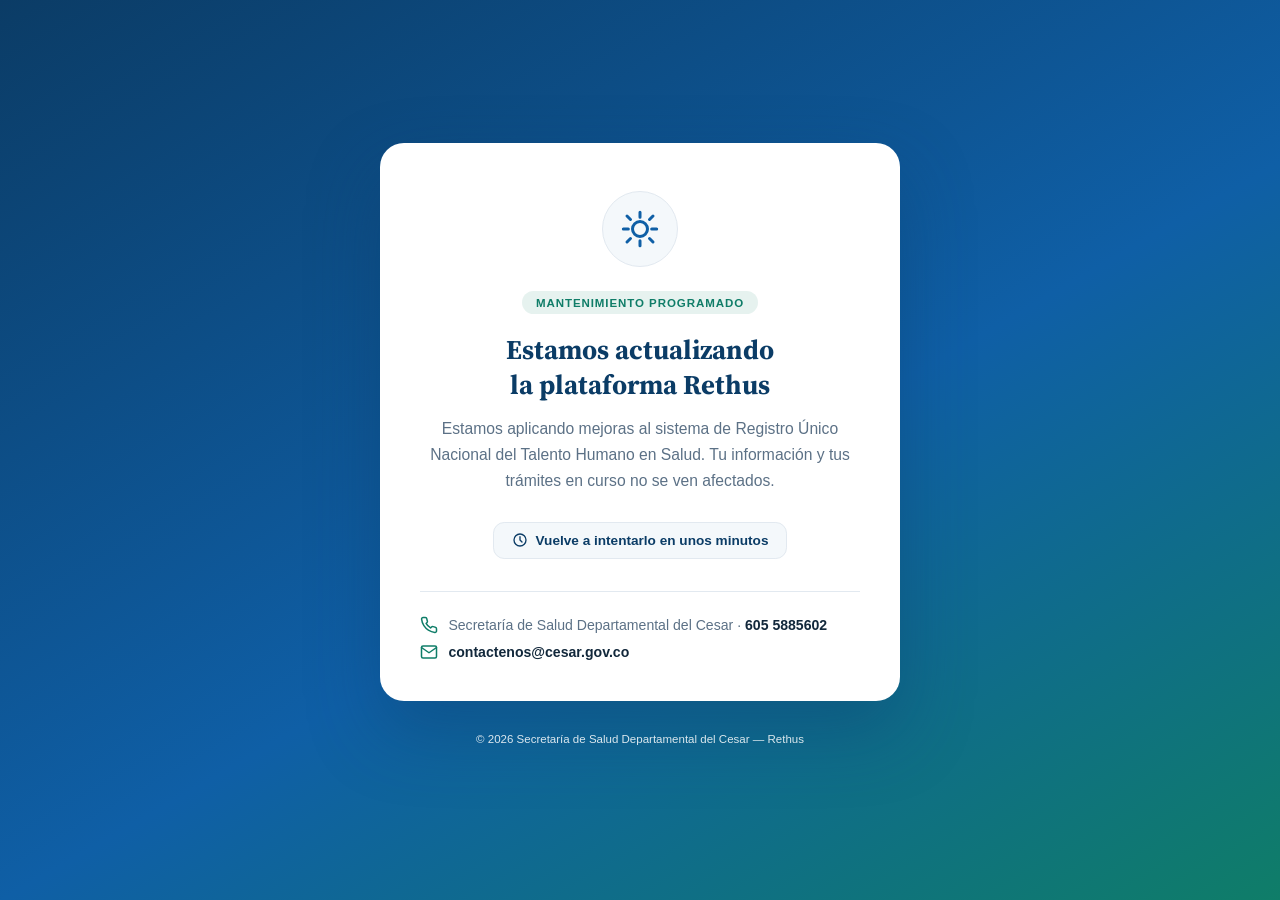
<file: docs-prueba/mantenimiento-iis/index.html>
<!doctype html>
<html lang="es">
<head>
<meta charset="utf-8" />
<meta name="viewport" content="width=device-width, initial-scale=1.0" />
<title>Rethus &mdash; En mantenimiento</title>
<link rel="preconnect" href="https://fonts.googleapis.com">
<link rel="preconnect" href="https://fonts.gstatic.com" crossorigin>
<link href="https://fonts.googleapis.com/css2?family=Source+Serif+4:wght@600;700&display=swap" rel="stylesheet">
<style>
  :root {
    --rethus-blue-deep: #0b3c66;
    --rethus-blue: #0f5fa6;
    --rethus-blue-light: #2f8fd6;
    --rethus-teal: #0f7d68;
    --rethus-teal-light: #17a589;
    --rethus-ink: #12283b;
    --rethus-muted: #5c7186;
    --rethus-bg-soft: #f4f8fb;
    --rethus-border: #e2e9f0;
  }

  * { box-sizing: border-box; }

  html, body {
    height: 100%;
    margin: 0;
  }

  body {
    display: flex;
    align-items: center;
    justify-content: center;
    padding: 1.5rem;
    font-family: -apple-system, "Segoe UI", Roboto, Helvetica, Arial, sans-serif;
    color: var(--rethus-ink);
    background: linear-gradient(150deg, var(--rethus-blue-deep) 0%, var(--rethus-blue) 55%, var(--rethus-teal) 100%);
    background-attachment: fixed;
  }

  .card {
    width: 100%;
    max-width: 520px;
    background: #fff;
    border-radius: 1.5rem;
    padding: 3rem 2.5rem 2.5rem;
    box-shadow: 0 30px 70px rgba(11, 60, 102, 0.35);
    text-align: center;
  }

  .gear-badge {
    width: 76px;
    height: 76px;
    margin: 0 auto 1.5rem;
    display: flex;
    align-items: center;
    justify-content: center;
    border-radius: 50%;
    background: var(--rethus-bg-soft);
    border: 1px solid var(--rethus-border);
  }

  .gear-badge svg {
    width: 40px;
    height: 40px;
    color: var(--rethus-blue);
    animation: girar 8s linear infinite;
    transform-origin: 50% 50%;
  }

  @media (prefers-reduced-motion: reduce) {
    .gear-badge svg { animation: none; }
  }

  @keyframes girar {
    from { transform: rotate(0deg); }
    to { transform: rotate(360deg); }
  }

  .eyebrow {
    display: inline-block;
    font-size: 0.72rem;
    font-weight: 700;
    letter-spacing: 0.08em;
    text-transform: uppercase;
    color: var(--rethus-teal);
    background: rgba(15, 125, 104, 0.1);
    padding: 0.35rem 0.9rem;
    border-radius: 50rem;
    margin-bottom: 1.1rem;
  }

  h1 {
    font-family: "Source Serif 4", Georgia, "Times New Roman", serif;
    font-size: 1.7rem;
    font-weight: 700;
    line-height: 1.3;
    color: var(--rethus-blue-deep);
    margin: 0 0 0.85rem;
    text-wrap: balance;
  }

  p.lead {
    font-size: 0.98rem;
    line-height: 1.65;
    color: var(--rethus-muted);
    margin: 0 0 1.75rem;
  }

  .eta {
    display: inline-flex;
    align-items: center;
    gap: 0.5rem;
    font-size: 0.85rem;
    font-weight: 600;
    color: var(--rethus-blue-deep);
    background: var(--rethus-bg-soft);
    border: 1px solid var(--rethus-border);
    padding: 0.6rem 1.1rem;
    border-radius: 0.7rem;
    margin-bottom: 2rem;
  }

  .eta svg { width: 16px; height: 16px; flex: none; }

  hr {
    border: none;
    border-top: 1px solid var(--rethus-border);
    margin: 0 0 1.5rem;
  }

  .contacto {
    display: flex;
    flex-direction: column;
    gap: 0.6rem;
    text-align: left;
    font-size: 0.88rem;
    color: var(--rethus-muted);
  }

  .contacto a {
    color: var(--rethus-ink);
    text-decoration: none;
    font-weight: 600;
  }

  .contacto a:hover { text-decoration: underline; }

  .contacto-item {
    display: flex;
    align-items: center;
    gap: 0.65rem;
  }

  .contacto-item svg {
    width: 18px;
    height: 18px;
    flex: none;
    color: var(--rethus-teal);
  }

  .footer {
    margin-top: 2rem;
    font-size: 0.72rem;
    color: rgba(255, 255, 255, 0.85);
    text-align: center;
  }
</style>
</head>
<body>
  <div>
    <div class="card">
      <div class="gear-badge">
        <svg viewBox="0 0 24 24" fill="none" stroke="currentColor" stroke-width="1.8" stroke-linecap="round" stroke-linejoin="round">
          <path d="M12 2v3M12 19v3M4.2 4.2l2.1 2.1M17.7 17.7l2.1 2.1M2 12h3M19 12h3M4.2 19.8l2.1-2.1M17.7 6.3l2.1-2.1" />
          <circle cx="12" cy="12" r="4.5" />
        </svg>
      </div>

      <span class="eyebrow">Mantenimiento programado</span>
      <h1>Estamos actualizando la plataforma Rethus</h1>
      <p class="lead">
        Estamos aplicando mejoras al sistema de Registro Único Nacional del Talento Humano en
        Salud. Tu información y tus trámites en curso no se ven afectados.
      </p>

      <span class="eta">
        <svg viewBox="0 0 24 24" fill="none" stroke="currentColor" stroke-width="2" stroke-linecap="round" stroke-linejoin="round"><circle cx="12" cy="12" r="9" /><path d="M12 7v5l3 3" /></svg>
        Vuelve a intentarlo en unos minutos
      </span>

      <hr />

      <div class="contacto">
        <div class="contacto-item">
          <svg viewBox="0 0 24 24" fill="none" stroke="currentColor" stroke-width="2" stroke-linecap="round" stroke-linejoin="round"><path d="M22 16.92v3a2 2 0 0 1-2.18 2 19.79 19.79 0 0 1-8.63-3.07 19.5 19.5 0 0 1-6-6 19.79 19.79 0 0 1-3.07-8.67A2 2 0 0 1 4.11 2h3a2 2 0 0 1 2 1.72c.127.96.362 1.903.7 2.81a2 2 0 0 1-.45 2.11L8.09 9.91a16 16 0 0 0 6 6l1.27-1.27a2 2 0 0 1 2.11-.45c.907.338 1.85.573 2.81.7A2 2 0 0 1 22 16.92z"/></svg>
          <span>Secretar&iacute;a de Salud Departamental del Cesar &middot; <a href="tel:+576055885602">605 5885602</a></span>
        </div>
        <div class="contacto-item">
          <svg viewBox="0 0 24 24" fill="none" stroke="currentColor" stroke-width="2" stroke-linecap="round" stroke-linejoin="round"><path d="M4 4h16c1.1 0 2 .9 2 2v12c0 1.1-.9 2-2 2H4c-1.1 0-2-.9-2-2V6c0-1.1.9-2 2-2z"/><path d="m22 6-10 7L2 6"/></svg>
          <a href="mailto:contactenos@cesar.gov.co">contactenos@cesar.gov.co</a>
        </div>
      </div>
    </div>
    <p class="footer">&copy; 2026 Secretar&iacute;a de Salud Departamental del Cesar &mdash; Rethus</p>
  </div>
</body>
</html>
</file>
